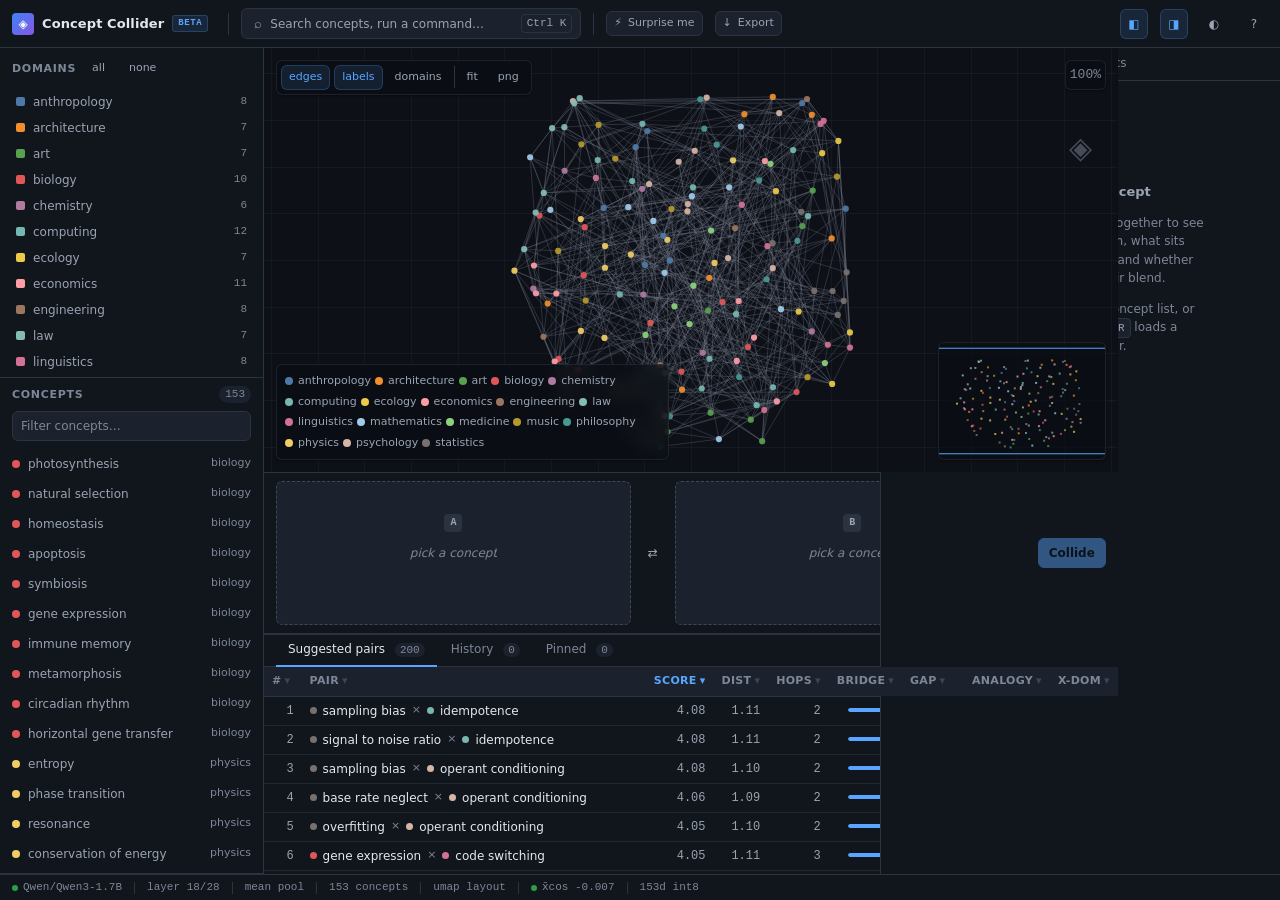
<file: web/index.html>
<!doctype html>
<html lang="en" data-theme="dark">
<head>
<meta charset="utf-8">
<meta name="viewport" content="width=device-width, initial-scale=1">
<title>Concept Collider</title>
<meta name="description" content="Explore a concept map extracted from an open-weight language model.">
<link rel="icon" href="data:,">
<link rel="stylesheet" href="styles/tokens.css">
<link rel="stylesheet" href="styles/app.css">
</head>
<body>

<div id="app">

  <!-- ============================================================ topbar -->
  <header class="topbar">
    <div class="brand">
      <span class="brand-mark" aria-hidden="true">◈</span>
      <span class="brand-name">Concept Collider</span>
      <span class="brand-env" id="env-badge">beta</span>
    </div>

    <div class="topbar-sep"></div>

    <button class="omnibox" id="omnibox" title="Search concepts and run commands">
      <span aria-hidden="true">⌕</span>
      <span class="oi">Search concepts, run a command…</span>
      <kbd id="omnibox-kbd">⌘K</kbd>
    </button>

    <div class="topbar-sep"></div>

    <button class="btn sm" id="btn-random" title="Load a high-scoring suggested pair">
      <span aria-hidden="true">⚡</span> Surprise me
    </button>
    <button class="btn sm" id="btn-export" title="Export the current session">
      <span aria-hidden="true">↓</span> Export
    </button>

    <div class="topbar-spacer"></div>

    <button class="btn icon ghost" id="btn-rail" title="Toggle navigator (⌘B)" aria-label="Toggle navigator">◧</button>
    <button class="btn icon ghost" id="btn-inspector" title="Toggle inspector (⌘I)" aria-label="Toggle inspector">◨</button>
    <button class="btn icon ghost" id="btn-theme" title="Toggle theme" aria-label="Toggle theme">◐</button>
    <button class="btn icon ghost" id="btn-help" title="Keyboard shortcuts (?)" aria-label="Keyboard shortcuts">?</button>
  </header>

  <!-- ========================================================= workspace -->
  <div class="workspace" id="workspace">

    <!-- ---------------------------------------------------- left rail -->
    <nav class="rail" id="rail" aria-label="Navigator">
      <section class="rail-section">
        <div class="rail-head">
          <h2>Domains</h2>
          <button class="btn sm ghost" id="domains-all">all</button>
          <button class="btn sm ghost" id="domains-none">none</button>
        </div>
        <div class="domain-list" id="domain-list"></div>
      </section>

      <section class="rail-section grow">
        <div class="rail-head">
          <h2>Concepts</h2>
          <span class="count" id="concept-count">0</span>
        </div>
        <input class="filter-input" id="concept-filter" type="search"
               placeholder="Filter concepts…" autocomplete="off" spellcheck="false">
        <div class="vlist" id="concept-list" tabindex="0">
          <div class="vlist-sizer" id="concept-sizer">
            <div class="vlist-window" id="concept-window"></div>
          </div>
        </div>
      </section>
    </nav>

    <div class="splitter v" id="split-rail" role="separator" aria-orientation="vertical"></div>

    <!-- ---------------------------------------------------- map region -->
    <div class="map-region" id="map-region">
      <div class="map-pane" id="map-pane">
        <canvas id="map-canvas"></canvas>

        <div class="map-overlay tl">
          <button class="btn sm ghost active" id="tg-edges" title="Show neighbour edges">edges</button>
          <button class="btn sm ghost active" id="tg-labels" title="Show labels">labels</button>
          <button class="btn sm ghost" id="tg-hulls" title="Shade domain regions">domains</button>
          <div class="topbar-sep"></div>
          <button class="btn sm ghost" id="btn-fit" title="Fit to view (F)">fit</button>
          <button class="btn sm ghost" id="btn-png" title="Download the map as PNG">png</button>
        </div>

        <div class="map-overlay tr" id="map-status">
          <span class="mono subtle" id="zoom-readout">100%</span>
        </div>

        <div class="map-overlay bl" id="legend" aria-label="Domain legend"></div>

        <div class="minimap" id="minimap" title="Click or drag to navigate">
          <canvas id="minimap-canvas"></canvas>
        </div>

        <div class="map-tooltip hidden" id="tooltip" role="tooltip"></div>
      </div>

      <div class="slot-bar">
        <button class="slot slot-a empty" id="slot-a" data-slot="a">
          <span class="badge">A</span>
          <span class="slot-text">pick a concept</span>
          <span class="slot-clear" aria-hidden="true">✕</span>
        </button>
        <button class="btn icon ghost swap-btn" id="btn-swap" title="Swap A and B (S)" aria-label="Swap A and B">⇄</button>
        <button class="slot slot-b empty" id="slot-b" data-slot="b">
          <span class="badge">B</span>
          <span class="slot-text">pick a concept</span>
          <span class="slot-clear" aria-hidden="true">✕</span>
        </button>
        <button class="btn primary" id="btn-collide" disabled>Collide</button>
      </div>

      <div class="splitter h" id="split-dock" role="separator" aria-orientation="horizontal"></div>

      <section class="dock" id="dock" aria-label="Data">
        <div class="dock-head">
          <div class="tabstrip" id="dock-tabs">
            <button class="active" data-dock="pairs">Suggested pairs <span class="pill" id="pairs-count">0</span></button>
            <button data-dock="history">History <span class="pill" id="history-count">0</span></button>
            <button data-dock="pinned">Pinned <span class="pill" id="pinned-count">0</span></button>
          </div>
          <div class="topbar-spacer"></div>
          <button class="btn sm ghost" id="btn-dock">collapse</button>
        </div>
        <div class="dock-body" id="dock-body"></div>
      </section>
    </div>

    <div class="splitter v" id="split-inspector" role="separator" aria-orientation="vertical"></div>

    <!-- ----------------------------------------------------- inspector -->
    <aside class="inspector" id="inspector" aria-label="Inspector">
      <div class="inspector-head">
        <div class="tabstrip" id="inspector-tabs">
          <button class="active" data-panel="collision">Collision</button>
          <button data-panel="concept">Concept</button>
          <button data-panel="diagnostics">Diagnostics</button>
        </div>
      </div>
      <div class="inspector-body">
        <div class="panel active" id="panel-collision"></div>
        <div class="panel" id="panel-concept"></div>
        <div class="panel" id="panel-diagnostics"></div>
      </div>
    </aside>
  </div>

  <!-- ========================================================= statusbar -->
  <footer class="statusbar" id="statusbar"></footer>
</div>

<div class="toasts" id="toasts" aria-live="polite"></div>
<div id="overlay-root"></div>

<script type="module" src="js/main.js"></script>
</body>
</html>
</file>
<file: web/styles/tokens.css>
/* =============================================================================
   Design tokens.

   One layer of semantic tokens over a small primitive palette. Components only
   ever reference the semantic names, so retheming — including the light/dark
   swap — happens entirely in this file and nothing else has to know.

   Theme resolution has three states, matching how people actually configure
   machines: an explicit choice stamps `data-theme` on <html>; the default
   "system" setting stamps nothing and defers to `prefers-color-scheme`.
   ========================================================================== */

:root {
  /* ---- primitives ------------------------------------------------------ */
  --grey-950: #0b0e14;
  --grey-900: #11151c;
  --grey-850: #161b24;
  --grey-800: #1c222d;
  --grey-750: #232a36;
  --grey-700: #2b3340;
  --grey-600: #3d4756;
  --grey-500: #5c6675;
  --grey-400: #7d8797;
  --grey-300: #9aa4b2;
  --grey-200: #c2cad6;
  --grey-100: #e3e8ef;
  --grey-050: #f4f6fa;
  --white: #ffffff;

  --blue-600: #1f6feb;
  --blue-500: #3b82f6;
  --blue-400: #58a6ff;
  --blue-300: #8ec5ff;

  --green-500: #2ea043;
  --amber-500: #d29922;
  --red-500: #f85149;
  --violet-500: #8957e5;

  /* ---- typography ------------------------------------------------------ */
  --font-sans: ui-sans-serif, system-ui, -apple-system, "Segoe UI", Roboto,
               "Helvetica Neue", Arial, sans-serif;
  --font-mono: ui-monospace, SFMono-Regular, "SF Mono", Menlo, Consolas,
               "Liberation Mono", monospace;

  --text-xs: 11px;
  --text-sm: 12px;
  --text-md: 13px;
  --text-lg: 15px;
  --text-xl: 19px;
  --text-2xl: 26px;

  /* ---- spacing / geometry ---------------------------------------------- */
  --sp-1: 4px;
  --sp-2: 8px;
  --sp-3: 12px;
  --sp-4: 16px;
  --sp-5: 24px;
  --sp-6: 32px;

  --radius-sm: 4px;
  --radius-md: 6px;
  --radius-lg: 10px;

  --topbar-h: 48px;
  --statusbar-h: 26px;

  --ease: cubic-bezier(.4, 0, .2, 1);
  --dur: 140ms;

  /* ---- semantic: dark is the product default --------------------------- */
  --bg-app: var(--grey-950);
  --bg-surface: var(--grey-900);
  --bg-raised: var(--grey-850);
  --bg-inset: var(--grey-800);
  --bg-hover: var(--grey-750);
  --bg-active: var(--grey-700);
  --bg-canvas: #0d1017;
  --bg-overlay: rgba(11, 14, 20, .72);

  --border: var(--grey-700);
  --border-strong: var(--grey-600);
  --border-subtle: rgba(125, 135, 151, .16);

  --fg: var(--grey-100);
  --fg-muted: var(--grey-300);
  --fg-subtle: var(--grey-400);
  --fg-inverted: var(--grey-950);

  --accent: var(--blue-400);
  --accent-strong: var(--blue-500);
  --accent-fg: #06101d;
  --accent-wash: rgba(88, 166, 255, .12);
  --accent-wash-strong: rgba(88, 166, 255, .22);

  --pole-a: var(--blue-400);
  --pole-b: var(--amber-500);

  --success: var(--green-500);
  --warning: var(--amber-500);
  --danger: var(--red-500);
  --info: var(--violet-500);

  --shadow-sm: 0 1px 2px rgba(0, 0, 0, .4);
  --shadow-md: 0 6px 18px rgba(0, 0, 0, .45);
  --shadow-lg: 0 18px 48px rgba(0, 0, 0, .6);

  --grid-line: rgba(125, 135, 151, .07);
  --edge-stroke: 125, 135, 151;
}

/* Light theme. Redefines only the semantic layer — never a primitive, and
   never a colour whose sole definition lives inside this block. */
:root[data-theme="light"] {
  --bg-app: var(--grey-050);
  --bg-surface: var(--white);
  --bg-raised: var(--white);
  --bg-inset: var(--grey-050);
  --bg-hover: var(--grey-100);
  --bg-active: var(--grey-200);
  --bg-canvas: #fbfcfe;
  --bg-overlay: rgba(255, 255, 255, .78);

  --border: var(--grey-200);
  --border-strong: var(--grey-300);
  --border-subtle: rgba(92, 102, 117, .16);

  --fg: var(--grey-900);
  --fg-muted: var(--grey-500);
  --fg-subtle: var(--grey-400);
  --fg-inverted: var(--white);

  --accent: var(--blue-600);
  --accent-strong: var(--blue-600);
  --accent-fg: var(--white);
  --accent-wash: rgba(31, 111, 235, .09);
  --accent-wash-strong: rgba(31, 111, 235, .16);

  --pole-a: var(--blue-600);

  --shadow-sm: 0 1px 2px rgba(16, 24, 40, .06);
  --shadow-md: 0 6px 18px rgba(16, 24, 40, .1);
  --shadow-lg: 0 18px 48px rgba(16, 24, 40, .16);

  --grid-line: rgba(92, 102, 117, .07);
  --edge-stroke: 92, 102, 117;
}

@media (prefers-color-scheme: light) {
  :root:not([data-theme="dark"]) {
    --bg-app: var(--grey-050);
    --bg-surface: var(--white);
    --bg-raised: var(--white);
    --bg-inset: var(--grey-050);
    --bg-hover: var(--grey-100);
    --bg-active: var(--grey-200);
    --bg-canvas: #fbfcfe;
    --bg-overlay: rgba(255, 255, 255, .78);

    --border: var(--grey-200);
    --border-strong: var(--grey-300);
    --border-subtle: rgba(92, 102, 117, .16);

    --fg: var(--grey-900);
    --fg-muted: var(--grey-500);
    --fg-subtle: var(--grey-400);
    --fg-inverted: var(--white);

    --accent: var(--blue-600);
    --accent-strong: var(--blue-600);
    --accent-fg: var(--white);
    --accent-wash: rgba(31, 111, 235, .09);
    --accent-wash-strong: rgba(31, 111, 235, .16);

    --pole-a: var(--blue-600);

    --shadow-sm: 0 1px 2px rgba(16, 24, 40, .06);
    --shadow-md: 0 6px 18px rgba(16, 24, 40, .1);
    --shadow-lg: 0 18px 48px rgba(16, 24, 40, .16);

    --grid-line: rgba(92, 102, 117, .07);
    --edge-stroke: 92, 102, 117;
  }
}

/* Categorical ramp for domains. Chosen for separation at small dot sizes in
   both themes, and ordered so adjacent entries stay distinguishable for the
   most common forms of colour vision deficiency. */
:root {
  --cat-01: #4e79a7; --cat-02: #f28e2b; --cat-03: #59a14f; --cat-04: #e15759;
  --cat-05: #b07aa1; --cat-06: #76b7b2; --cat-07: #edc948; --cat-08: #ff9da7;
  --cat-09: #9c755f; --cat-10: #86bcb6; --cat-11: #d37295; --cat-12: #a0cbe8;
  --cat-13: #8cd17d; --cat-14: #b6992d; --cat-15: #499894; --cat-16: #f1ce63;
  --cat-17: #d7b5a6; --cat-18: #79706e;
}

@media (prefers-reduced-motion: reduce) {
  :root { --dur: 0ms; }
  *, *::before, *::after { animation-duration: .01ms !important; transition-duration: .01ms !important; }
}
</file>
<file: web/styles/app.css>
/* =============================================================================
   Application shell, panels and components.
   Depends only on the semantic tokens in tokens.css.
   ========================================================================== */

*, *::before, *::after { box-sizing: border-box; }

html, body {
  height: 100%; margin: 0; overflow: hidden;
  background: var(--bg-app); color: var(--fg);
  font: var(--text-md)/1.5 var(--font-sans);
  -webkit-font-smoothing: antialiased;
}

button, input, select, textarea { font: inherit; color: inherit; }
button { cursor: pointer; background: none; border: 0; padding: 0; }
kbd {
  font: 500 var(--text-xs)/1 var(--font-mono);
  padding: 3px 5px; border-radius: var(--radius-sm);
  background: var(--bg-inset); border: 1px solid var(--border);
  color: var(--fg-muted); white-space: nowrap;
}
code { font-family: var(--font-mono); font-size: .92em; }
:focus-visible { outline: 2px solid var(--accent); outline-offset: 1px; }
::-webkit-scrollbar { width: 10px; height: 10px; }
::-webkit-scrollbar-thumb { background: var(--grey-600); border-radius: 5px;
  border: 2px solid transparent; background-clip: content-box; }
::-webkit-scrollbar-thumb:hover { background: var(--grey-500); background-clip: content-box; }
::-webkit-scrollbar-track { background: transparent; }

.mono { font-family: var(--font-mono); font-variant-numeric: tabular-nums; }
.num { font-variant-numeric: tabular-nums; }
.muted { color: var(--fg-muted); }
.subtle { color: var(--fg-subtle); }
.hidden { display: none !important; }
.truncate { overflow: hidden; text-overflow: ellipsis; white-space: nowrap; }
.sr-only {
  position: absolute; width: 1px; height: 1px; padding: 0; margin: -1px;
  overflow: hidden; clip: rect(0 0 0 0); white-space: nowrap; border: 0;
}

/* ============================================================ app skeleton */

#app {
  display: grid; height: 100%;
  grid-template-rows: var(--topbar-h) 1fr var(--statusbar-h);
}

/* Five tracks, not three: the two splitters are grid children in their own
   right. Sizing only the three panels silently pushes everything one column
   along and the last panel overflows the viewport. */
.workspace {
  display: grid; min-height: 0;
  grid-template-columns: var(--rail-w, 264px) auto 1fr auto var(--inspector-w, 400px);
}
.workspace.rail-collapsed { grid-template-columns: 0 0 1fr auto var(--inspector-w, 400px); }
.workspace.inspector-collapsed { grid-template-columns: var(--rail-w, 264px) auto 1fr 0 0; }
.workspace.rail-collapsed.inspector-collapsed { grid-template-columns: 0 0 1fr 0 0; }
.workspace.rail-collapsed #split-rail,
.workspace.inspector-collapsed #split-inspector { display: none; }

/* ================================================================== topbar */

.topbar {
  display: flex; align-items: center; gap: var(--sp-3);
  padding: 0 var(--sp-3);
  background: var(--bg-surface); border-bottom: 1px solid var(--border);
  z-index: 30;
}
.brand { display: flex; align-items: center; gap: var(--sp-2); padding-right: var(--sp-2); }
.brand-mark {
  width: 22px; height: 22px; flex-shrink: 0;
  display: grid; place-items: center;
  border-radius: var(--radius-sm);
  background: linear-gradient(135deg, var(--accent-strong), var(--violet-500));
  color: #fff; font-size: 12px; font-weight: 700;
}
.brand-name { font-size: var(--text-md); font-weight: 600; letter-spacing: .1px; white-space: nowrap; }
.brand-env {
  font: 600 9px/1 var(--font-mono); letter-spacing: .6px; text-transform: uppercase;
  padding: 3px 5px; border-radius: 3px;
  background: var(--accent-wash); color: var(--accent); border: 1px solid var(--accent-wash-strong);
}

.topbar-sep { width: 1px; height: 22px; background: var(--border); flex-shrink: 0; }
.topbar-spacer { flex: 1; }

.omnibox {
  display: flex; align-items: center; gap: var(--sp-2);
  width: 100%; max-width: 340px; padding: 5px var(--sp-2) 5px var(--sp-3);
  border: 1px solid var(--border); border-radius: var(--radius-md);
  background: var(--bg-inset); color: var(--fg-muted);
  transition: border-color var(--dur) var(--ease), background var(--dur) var(--ease);
}
.omnibox:hover { border-color: var(--border-strong); background: var(--bg-hover); }
.omnibox .oi { font-size: var(--text-sm); flex: 1; text-align: left; }

.btn {
  display: inline-flex; align-items: center; gap: 6px;
  padding: 5px 10px; border-radius: var(--radius-md);
  border: 1px solid var(--border); background: var(--bg-inset);
  color: var(--fg-muted); font-size: var(--text-sm); white-space: nowrap;
  transition: all var(--dur) var(--ease);
}
.btn:hover:not(:disabled) { color: var(--fg); border-color: var(--border-strong); background: var(--bg-hover); }
.btn:disabled { opacity: .45; cursor: not-allowed; }
.btn.primary {
  background: var(--accent); border-color: var(--accent); color: var(--accent-fg); font-weight: 600;
}
.btn.primary:hover:not(:disabled) { background: var(--accent-strong); border-color: var(--accent-strong); color: var(--accent-fg); }
.btn.ghost { background: none; border-color: transparent; }
.btn.ghost:hover:not(:disabled) { background: var(--bg-hover); }
.btn.icon { padding: 5px; width: 28px; justify-content: center; }
.btn.sm { padding: 3px 7px; font-size: var(--text-xs); }
.btn.active { color: var(--accent); border-color: var(--accent-wash-strong); background: var(--accent-wash); }

/* ================================================================ left rail */

.rail {
  display: flex; flex-direction: column; min-height: 0; min-width: 0;
  background: var(--bg-surface); border-right: 1px solid var(--border);
  overflow: hidden;
}
.rail-collapsed .rail { display: none; }

.rail-section { border-bottom: 1px solid var(--border); min-height: 0; display: flex; flex-direction: column; }
.rail-section.grow { flex: 1; }
.rail-head {
  display: flex; align-items: center; gap: var(--sp-2);
  padding: var(--sp-2) var(--sp-3); flex-shrink: 0;
}
.rail-head h2 {
  margin: 0; font: 600 var(--text-xs)/1 var(--font-sans);
  letter-spacing: .7px; text-transform: uppercase; color: var(--fg-subtle);
}
.rail-head .count {
  margin-left: auto; font: var(--text-xs)/1 var(--font-mono);
  color: var(--fg-subtle); padding: 3px 6px;
  background: var(--bg-inset); border-radius: 9px;
}

.filter-input {
  width: calc(100% - var(--sp-3) * 2); margin: 0 var(--sp-3) var(--sp-2);
  padding: 5px var(--sp-2); font-size: var(--text-sm);
  background: var(--bg-inset); border: 1px solid var(--border);
  border-radius: var(--radius-md); color: var(--fg);
}
.filter-input::placeholder { color: var(--fg-subtle); }
.filter-input:focus { outline: none; border-color: var(--accent); }

.domain-list { padding: 0 var(--sp-2) var(--sp-2); overflow-y: auto; max-height: 32vh; }
.domain-row {
  display: flex; align-items: center; gap: var(--sp-2); width: 100%;
  padding: 4px var(--sp-2); border-radius: var(--radius-sm);
  font-size: var(--text-sm); color: var(--fg-muted); text-align: left;
}
.domain-row:hover { background: var(--bg-hover); color: var(--fg); }
.domain-row.off { opacity: .4; }
.domain-row .swatch { width: 9px; height: 9px; border-radius: 2px; flex-shrink: 0; }
.domain-row .dname { flex: 1; overflow: hidden; text-overflow: ellipsis; white-space: nowrap; }
.domain-row .dcount { font: var(--text-xs)/1 var(--font-mono); color: var(--fg-subtle); }

/* Virtualised concept list: a tall spacer plus an absolutely positioned window
   of rows. Keeps DOM size constant whether the map has 150 concepts or 150k. */
.vlist { flex: 1; overflow-y: auto; position: relative; min-height: 0; }
.vlist-sizer { position: relative; width: 100%; }
.vlist-window { position: absolute; top: 0; left: 0; right: 0; }
.concept-row {
  display: flex; align-items: center; gap: var(--sp-2);
  width: 100%; height: 30px; padding: 0 var(--sp-3);
  font-size: var(--text-sm); color: var(--fg-muted); text-align: left;
}
.concept-row:hover { background: var(--bg-hover); color: var(--fg); }
.concept-row.sel-a { background: var(--accent-wash); color: var(--fg); box-shadow: inset 2px 0 0 var(--pole-a); }
.concept-row.sel-b { background: rgba(210,153,34,.12); color: var(--fg); box-shadow: inset 2px 0 0 var(--pole-b); }
.concept-row .swatch { width: 8px; height: 8px; border-radius: 50%; flex-shrink: 0; }
.concept-row .cname { flex: 1; overflow: hidden; text-overflow: ellipsis; white-space: nowrap; }
.concept-row .cdom { font-size: var(--text-xs); color: var(--fg-subtle); }

/* ============================================================== map region */

/* Four rows: map, slot bar, splitter, dock. Same reasoning as .workspace. */
.map-region {
  display: grid; grid-template-rows: 1fr auto auto var(--dock-h, 240px);
  min-width: 0; min-height: 0; background: var(--bg-canvas);
}
.map-region.dock-collapsed { grid-template-rows: 1fr auto 0 32px; }
.map-region.dock-collapsed #split-dock { display: none; }

.map-pane { position: relative; min-height: 0; overflow: hidden; }
#map-canvas { display: block; width: 100%; height: 100%; cursor: grab; }
#map-canvas.grabbing { cursor: grabbing; }

.map-overlay {
  position: absolute; display: flex; gap: var(--sp-1); align-items: center;
  padding: var(--sp-1); border-radius: var(--radius-md);
  background: var(--bg-overlay); border: 1px solid var(--border-subtle);
  backdrop-filter: blur(8px); box-shadow: var(--shadow-sm);
}
.map-overlay.tl { top: var(--sp-3); left: var(--sp-3); }
.map-overlay.tr { top: var(--sp-3); right: var(--sp-3); }
.map-overlay.bl { bottom: var(--sp-3); left: var(--sp-3); max-width: 46%; flex-wrap: wrap; padding: var(--sp-2); }

.legend-item { display: flex; align-items: center; gap: 5px; font-size: var(--text-xs); color: var(--fg-muted); }
.legend-item i { width: 8px; height: 8px; border-radius: 50%; }

.minimap {
  position: absolute; right: var(--sp-3); bottom: var(--sp-3);
  width: 168px; height: 118px; border-radius: var(--radius-md);
  background: var(--bg-overlay); border: 1px solid var(--border-subtle);
  box-shadow: var(--shadow-sm); cursor: crosshair; overflow: hidden;
}
.minimap canvas { display: block; width: 100%; height: 100%; }

.map-tooltip {
  position: absolute; z-index: 20; width: 272px; pointer-events: none;
  padding: var(--sp-2) var(--sp-3); border-radius: var(--radius-md);
  background: var(--bg-raised); border: 1px solid var(--border);
  box-shadow: var(--shadow-lg); font-size: var(--text-sm);
}
.map-tooltip h4 { margin: 0 0 2px; font-size: var(--text-md); display: flex; gap: 6px; align-items: baseline; }
.map-tooltip h4 em { font-style: normal; font-size: var(--text-xs); color: var(--fg-subtle); margin-left: auto; }
.map-tooltip p { margin: 4px 0 0; color: var(--fg-muted); font-size: var(--text-xs); line-height: 1.45; }
.map-tooltip .tt-hint { margin-top: 6px; color: var(--fg-subtle); font-size: var(--text-xs); }

/* Selection slots ------------------------------------------------------- */
.slot-bar {
  display: flex; align-items: center; gap: var(--sp-2);
  padding: var(--sp-2) var(--sp-3);
  background: var(--bg-surface); border-top: 1px solid var(--border);
  border-bottom: 1px solid var(--border);
}
.slot {
  display: flex; align-items: center; gap: var(--sp-2); flex: 1; min-width: 0;
  padding: 5px var(--sp-2); border-radius: var(--radius-md);
  border: 1px dashed var(--border-strong); background: var(--bg-inset);
  font-size: var(--text-sm); text-align: left;
  transition: all var(--dur) var(--ease);
}
.slot.filled { border-style: solid; }
.slot.slot-a.filled { border-color: var(--pole-a); background: var(--accent-wash); }
.slot.slot-b.filled { border-color: var(--pole-b); background: rgba(210,153,34,.1); }
.slot .badge {
  width: 18px; height: 18px; flex-shrink: 0; border-radius: var(--radius-sm);
  display: grid; place-items: center; font: 700 10px/1 var(--font-mono);
  background: var(--bg-active); color: var(--fg-muted);
}
.slot-a.filled .badge { background: var(--pole-a); color: var(--accent-fg); }
.slot-b.filled .badge { background: var(--pole-b); color: #1b1400; }
.slot .slot-text { flex: 1; min-width: 0; overflow: hidden; text-overflow: ellipsis; white-space: nowrap; }
.slot.empty .slot-text { color: var(--fg-subtle); font-style: italic; }
.slot .slot-clear { opacity: 0; color: var(--fg-subtle); padding: 0 2px; }
.slot:hover .slot-clear { opacity: 1; }
.swap-btn { flex-shrink: 0; }

/* ==================================================================== dock */

.dock {
  display: flex; flex-direction: column; min-height: 0;
  background: var(--bg-surface); border-top: 1px solid var(--border);
}
.dock-head {
  display: flex; align-items: center; gap: var(--sp-2);
  padding: 0 var(--sp-3); height: 32px; flex-shrink: 0;
  border-bottom: 1px solid var(--border);
}
.dock-collapsed .dock-body { display: none; }
.dock-body { flex: 1; min-height: 0; overflow: auto; }

.tabstrip { display: flex; gap: 2px; }
.tabstrip button {
  padding: 6px var(--sp-3); font-size: var(--text-sm); color: var(--fg-subtle);
  border-bottom: 2px solid transparent; border-radius: 0;
}
.tabstrip button:hover { color: var(--fg-muted); }
.tabstrip button.active { color: var(--fg); border-bottom-color: var(--accent); }
.tabstrip .pill {
  margin-left: 6px; padding: 1px 5px; border-radius: 8px;
  font: var(--text-xs)/1.4 var(--font-mono);
  background: var(--bg-inset); color: var(--fg-subtle);
}

/* Data grid ------------------------------------------------------------- */
.grid-table { width: 100%; border-collapse: collapse; font-size: var(--text-sm); }
.grid-table thead th {
  position: sticky; top: 0; z-index: 2; text-align: left;
  padding: 6px var(--sp-2); white-space: nowrap;
  background: var(--bg-inset); border-bottom: 1px solid var(--border);
  font-weight: 600; font-size: var(--text-xs); color: var(--fg-subtle);
  letter-spacing: .3px; text-transform: uppercase; cursor: pointer;
  user-select: none;
}
.grid-table thead th:hover { color: var(--fg-muted); }
.grid-table thead th .arrow { opacity: .35; margin-left: 3px; }
.grid-table thead th.sorted { color: var(--accent); }
.grid-table thead th.sorted .arrow { opacity: 1; }
.grid-table tbody tr { border-bottom: 1px solid var(--border-subtle); cursor: pointer; }
.grid-table tbody tr:hover { background: var(--bg-hover); }
.grid-table tbody tr.active { background: var(--accent-wash); }
.grid-table td { padding: 5px var(--sp-2); vertical-align: middle; }
.grid-table td.n { font-family: var(--font-mono); font-variant-numeric: tabular-nums;
                   text-align: right; color: var(--fg-muted); white-space: nowrap; }
.pair-cell { display: flex; align-items: center; gap: 6px; min-width: 0; }
.pair-cell .x { color: var(--fg-subtle); font-size: var(--text-xs); }
.pair-cell .swatch { width: 7px; height: 7px; border-radius: 50%; flex-shrink: 0; }

/* Micro bar used inside grid cells to make a 0-1 feature scannable. */
.microbar { display: inline-block; width: 46px; height: 4px; border-radius: 2px;
            background: var(--bg-active); vertical-align: middle; overflow: hidden; }
.microbar i { display: block; height: 100%; background: var(--accent); border-radius: 2px; }

/* ============================================================== inspector */

.inspector {
  display: flex; flex-direction: column; min-height: 0; min-width: 0;
  background: var(--bg-surface); border-left: 1px solid var(--border); overflow: hidden;
}
.inspector-collapsed .inspector { display: none; }
.inspector-head { display: flex; align-items: center; padding: 0 var(--sp-2) 0 var(--sp-3);
                  border-bottom: 1px solid var(--border); flex-shrink: 0; }
.inspector-body { flex: 1; overflow-y: auto; }
.panel { display: none; padding: var(--sp-3); }
.panel.active { display: block; }

.section-title {
  display: flex; align-items: baseline; gap: var(--sp-2);
  margin: var(--sp-4) 0 var(--sp-2); padding-bottom: 5px;
  border-bottom: 1px solid var(--border);
  font-size: var(--text-sm); font-weight: 600;
}
.section-title:first-child { margin-top: 0; }
.section-title .hint { font-weight: 400; font-size: var(--text-xs); color: var(--fg-subtle); margin-left: auto; }

/* Collision header ------------------------------------------------------ */
.collision-head {
  display: grid; grid-template-columns: 1fr auto 1fr; gap: var(--sp-2);
  align-items: center; padding: var(--sp-3);
  background: var(--bg-inset); border: 1px solid var(--border);
  border-radius: var(--radius-lg);
}
.chead-pole { min-width: 0; }
.chead-pole.b { text-align: right; }
.chead-pole .plabel { font-size: var(--text-md); font-weight: 600; line-height: 1.25; }
.chead-pole .pdom { font-size: var(--text-xs); color: var(--fg-subtle); margin-top: 2px; }
.chead-pole .badge {
  display: inline-grid; place-items: center; width: 15px; height: 15px;
  border-radius: 3px; font: 700 9px/1 var(--font-mono); margin-right: 5px;
  background: var(--pole-a); color: var(--accent-fg); vertical-align: 1px;
}
.chead-pole.b .badge { background: var(--pole-b); color: #1b1400; margin: 0 0 0 5px; }
.chead-gap { text-align: center; padding: 0 var(--sp-2); }
.chead-gap .gnum { font: 600 var(--text-2xl)/1 var(--font-mono); font-variant-numeric: tabular-nums; }
.chead-gap .glab { font-size: 10px; color: var(--fg-subtle); margin-top: 3px; letter-spacing: .3px; }

/* Distance gauge: where this pair falls in the map's own distribution. */
.gauge { margin: var(--sp-3) 0; }
.gauge-track {
  position: relative; height: 6px; border-radius: 3px;
  background: linear-gradient(90deg, var(--bg-active) 0%, var(--bg-active) 60%,
              var(--accent-wash-strong) 82%, var(--warning) 97%, var(--danger) 100%);
}
.gauge-mark {
  position: absolute; top: -4px; width: 3px; height: 14px; margin-left: -1.5px;
  background: var(--fg); border-radius: 2px; box-shadow: 0 0 0 2px var(--bg-surface);
}
.gauge-legend { display: flex; justify-content: space-between; margin-top: 5px;
                font-size: 10px; color: var(--fg-subtle); }

.callout {
  display: flex; gap: var(--sp-2); padding: var(--sp-2) var(--sp-3);
  border-radius: var(--radius-md); font-size: var(--text-sm); line-height: 1.5;
  background: var(--accent-wash); border-left: 3px solid var(--accent);
}
.callout.warn { background: rgba(210,153,34,.12); border-left-color: var(--warning); }
.callout.danger { background: rgba(248,81,73,.12); border-left-color: var(--danger); }
.callout strong { color: var(--fg); }

/* Stepping stones ------------------------------------------------------- */
.stones { list-style: none; margin: 0; padding: 0; position: relative; }
.stones::before {
  content: ""; position: absolute; left: 11px; top: 12px; bottom: 12px;
  width: 2px; background: var(--border); border-radius: 1px;
}
.stone {
  display: flex; align-items: center; gap: var(--sp-2);
  position: relative; padding: 5px 0 5px 0; width: 100%; text-align: left;
  font-size: var(--text-sm);
}
.stone .node {
  width: 24px; height: 24px; flex-shrink: 0; z-index: 1;
  display: grid; place-items: center; border-radius: 50%;
  background: var(--bg-surface); border: 2px solid var(--border);
}
.stone .node i { width: 8px; height: 8px; border-radius: 50%; }
.stone:first-child .node { border-color: var(--pole-a); }
.stone:last-child .node { border-color: var(--pole-b); }
.stone .stext { flex: 1; padding: 4px 8px; border-radius: var(--radius-sm); min-width: 0; }
.stone:hover .stext { background: var(--bg-hover); }
.stone .shop { font: var(--text-xs)/1 var(--font-mono); color: var(--fg-subtle); }

/* Bridge cards ---------------------------------------------------------- */
.bridges { list-style: none; margin: 0; padding: 0; }
.bridge {
  padding: var(--sp-2) var(--sp-3); margin-bottom: 5px; width: 100%; text-align: left;
  border-radius: var(--radius-md); background: var(--bg-inset);
  border: 1px solid transparent; transition: all var(--dur) var(--ease);
}
.bridge:hover { border-color: var(--border-strong); background: var(--bg-hover); }
.bridge-top { display: flex; align-items: center; gap: var(--sp-2); }
.bridge-top .swatch { width: 8px; height: 8px; border-radius: 50%; flex-shrink: 0; }
.bridge-top .blabel { font-size: var(--text-sm); font-weight: 500; flex: 1;
                      overflow: hidden; text-overflow: ellipsis; white-space: nowrap; }
.bridge-top .bnum { font: var(--text-xs)/1 var(--font-mono); color: var(--fg-subtle); }
.bridge-def { margin: 5px 0 0; font-size: var(--text-xs); line-height: 1.45; color: var(--fg-muted); }
/* Lean track: which pole the bridge sits nearer. Faster to scan than two numbers. */
.lean { position: relative; height: 3px; margin: 7px 0 1px; border-radius: 2px;
        background: linear-gradient(90deg, var(--pole-a), var(--border), var(--pole-b)); }
.lean b { position: absolute; top: -3px; width: 9px; height: 9px; margin-left: -4.5px;
          border-radius: 50%; background: var(--fg); box-shadow: 0 0 0 2px var(--bg-inset); }
.bridge-actions { display: flex; gap: var(--sp-1); margin-top: var(--sp-2); }

/* Charts ---------------------------------------------------------------- */
.chart { width: 100%; display: block; }
.metric-grid { display: grid; grid-template-columns: repeat(2, 1fr); gap: var(--sp-2); }
.metric {
  padding: var(--sp-2) var(--sp-3); border-radius: var(--radius-md);
  background: var(--bg-inset); border: 1px solid var(--border);
}
.metric .mlabel { font-size: 10px; letter-spacing: .4px; text-transform: uppercase;
                  color: var(--fg-subtle); }
.metric .mvalue { font: 600 var(--text-xl)/1.2 var(--font-mono);
                  font-variant-numeric: tabular-nums; margin-top: 3px; }
.metric .mdelta { font-size: var(--text-xs); margin-top: 2px; }
.mdelta.good { color: var(--success); }
.mdelta.bad { color: var(--danger); }

/* Empty states ---------------------------------------------------------- */
.empty {
  display: flex; flex-direction: column; align-items: center; justify-content: center;
  gap: var(--sp-3); padding: var(--sp-6) var(--sp-4); text-align: center; color: var(--fg-subtle);
}
.empty .glyph { font-size: 30px; opacity: .5; }
.empty h3 { margin: 0; font-size: var(--text-md); color: var(--fg-muted); font-weight: 600; }
.empty p { margin: 0; font-size: var(--text-sm); max-width: 34ch; line-height: 1.55; }

/* ============================================================== statusbar */

.statusbar {
  display: flex; align-items: center; gap: var(--sp-3);
  padding: 0 var(--sp-3); font-size: var(--text-xs); color: var(--fg-subtle);
  background: var(--bg-surface); border-top: 1px solid var(--border);
  font-family: var(--font-mono); white-space: nowrap; overflow: hidden;
}
.status-item { display: flex; align-items: center; gap: 5px; }
.status-item .dot { width: 6px; height: 6px; border-radius: 50%; background: var(--success); }
.status-item .dot.warn { background: var(--warning); }
.status-item .dot.err { background: var(--danger); }
.status-sep { width: 1px; height: 12px; background: var(--border); }

/* ========================================================= command palette */

.scrim {
  position: fixed; inset: 0; z-index: 100;
  background: rgba(0, 0, 0, .5); backdrop-filter: blur(2px);
  display: flex; align-items: flex-start; justify-content: center; padding-top: 14vh;
}
.palette {
  width: min(620px, 92vw); max-height: 62vh; display: flex; flex-direction: column;
  background: var(--bg-raised); border: 1px solid var(--border-strong);
  border-radius: var(--radius-lg); box-shadow: var(--shadow-lg); overflow: hidden;
}
.palette input {
  padding: var(--sp-3) var(--sp-4); border: 0; border-bottom: 1px solid var(--border);
  background: none; font-size: var(--text-lg); color: var(--fg);
}
.palette input:focus { outline: none; }
.palette-results { overflow-y: auto; padding: var(--sp-1); }
.palette-group { padding: var(--sp-2) var(--sp-3) 4px; font-size: 10px; letter-spacing: .6px;
                 text-transform: uppercase; color: var(--fg-subtle); }
.palette-item {
  display: flex; align-items: center; gap: var(--sp-3); width: 100%;
  padding: var(--sp-2) var(--sp-3); border-radius: var(--radius-md);
  font-size: var(--text-md); text-align: left; color: var(--fg-muted);
}
.palette-item .swatch { width: 8px; height: 8px; border-radius: 50%; flex-shrink: 0; }
.palette-item .pi-main { flex: 1; min-width: 0; overflow: hidden;
                         text-overflow: ellipsis; white-space: nowrap; }
.palette-item .pi-sub { font-size: var(--text-xs); color: var(--fg-subtle); }
.palette-item[aria-selected="true"] { background: var(--accent-wash); color: var(--fg); }

/* ================================================================= toasts */

.toasts {
  position: fixed; right: var(--sp-4); bottom: calc(var(--statusbar-h) + var(--sp-4));
  z-index: 200; display: flex; flex-direction: column; gap: var(--sp-2); pointer-events: none;
}
.toast {
  display: flex; align-items: center; gap: var(--sp-2);
  padding: var(--sp-2) var(--sp-3); min-width: 220px; max-width: 380px;
  border-radius: var(--radius-md); font-size: var(--text-sm);
  background: var(--bg-raised); border: 1px solid var(--border);
  border-left: 3px solid var(--accent); box-shadow: var(--shadow-md);
  animation: toast-in 180ms var(--ease); pointer-events: auto;
}
.toast.success { border-left-color: var(--success); }
.toast.warn { border-left-color: var(--warning); }
.toast.error { border-left-color: var(--danger); }
@keyframes toast-in { from { opacity: 0; transform: translateY(6px); } }

/* ================================================================ banner */

.banner {
  display: flex; align-items: center; gap: var(--sp-2);
  padding: var(--sp-2) var(--sp-4); font-size: var(--text-sm);
  background: rgba(248, 81, 73, .14); border-bottom: 1px solid var(--danger); color: var(--fg);
}
.banner.warn { background: rgba(210, 153, 34, .14); border-bottom-color: var(--warning); }
.banner .btn { margin-left: auto; }

/* =============================================================== splitters */

.splitter { background: transparent; position: relative; z-index: 10; }
.splitter.v { width: 5px; margin: 0 -3px; cursor: col-resize; }
.splitter.h { height: 5px; margin: -3px 0; cursor: row-resize; }
.splitter::after {
  content: ""; position: absolute; inset: 0; background: var(--accent);
  opacity: 0; transition: opacity var(--dur) var(--ease);
}
.splitter:hover::after, .splitter.dragging::after { opacity: .5; }

/* ============================================================ shortcut help */

.shortcuts { display: grid; grid-template-columns: repeat(auto-fit, minmax(240px, 1fr));
             gap: var(--sp-4) var(--sp-5); }
.shortcuts dl { margin: 0; }
.shortcuts dt { font-size: 10px; letter-spacing: .6px; text-transform: uppercase;
                color: var(--fg-subtle); margin-bottom: var(--sp-2); }
.shortcuts dd { display: flex; align-items: center; gap: var(--sp-2); margin: 0 0 6px;
                font-size: var(--text-sm); color: var(--fg-muted); }
.shortcuts dd .keys { margin-left: auto; display: flex; gap: 3px; }

.modal {
  width: min(720px, 92vw); max-height: 80vh; overflow-y: auto;
  background: var(--bg-raised); border: 1px solid var(--border-strong);
  border-radius: var(--radius-lg); box-shadow: var(--shadow-lg); padding: var(--sp-5);
}
.modal h2 { margin: 0 0 var(--sp-4); font-size: var(--text-lg); }

/* ================================================================= notes */

.note-editor {
  width: 100%; min-height: 70px; resize: vertical; padding: var(--sp-2);
  background: var(--bg-inset); border: 1px solid var(--border);
  border-radius: var(--radius-md); color: var(--fg); font-size: var(--text-sm);
}
.note-editor:focus { outline: none; border-color: var(--accent); }
.pin-card {
  padding: var(--sp-2) var(--sp-3); margin-bottom: var(--sp-2);
  background: var(--bg-inset); border: 1px solid var(--border); border-radius: var(--radius-md);
}
.pin-card .pc-head { display: flex; align-items: center; gap: var(--sp-2); font-size: var(--text-sm); }
.pin-card .pc-head .x { color: var(--fg-subtle); font-size: var(--text-xs); }
.pin-card .pc-note { margin: 6px 0 0; font-size: var(--text-xs); color: var(--fg-muted); white-space: pre-wrap; }
.pin-card .pc-meta { margin-top: 5px; font: var(--text-xs)/1 var(--font-mono); color: var(--fg-subtle); }

.kv-table { width: 100%; border-collapse: collapse; font-size: var(--text-sm); }
.kv-table th, .kv-table td { padding: 5px 6px; border-bottom: 1px solid var(--border-subtle); text-align: right; }
.kv-table th:first-child, .kv-table td:first-child { text-align: left; color: var(--fg-muted); font-weight: 400; }
.kv-table thead th { color: var(--fg-subtle); font-size: var(--text-xs);
                     text-transform: uppercase; letter-spacing: .4px; }
.kv-table td.n { font-family: var(--font-mono); font-variant-numeric: tabular-nums; }

@media (max-width: 1200px) {
  .workspace { grid-template-columns: 0 0 1fr auto var(--inspector-w, 380px); }
  .rail, #split-rail { display: none; }
}
</file>
